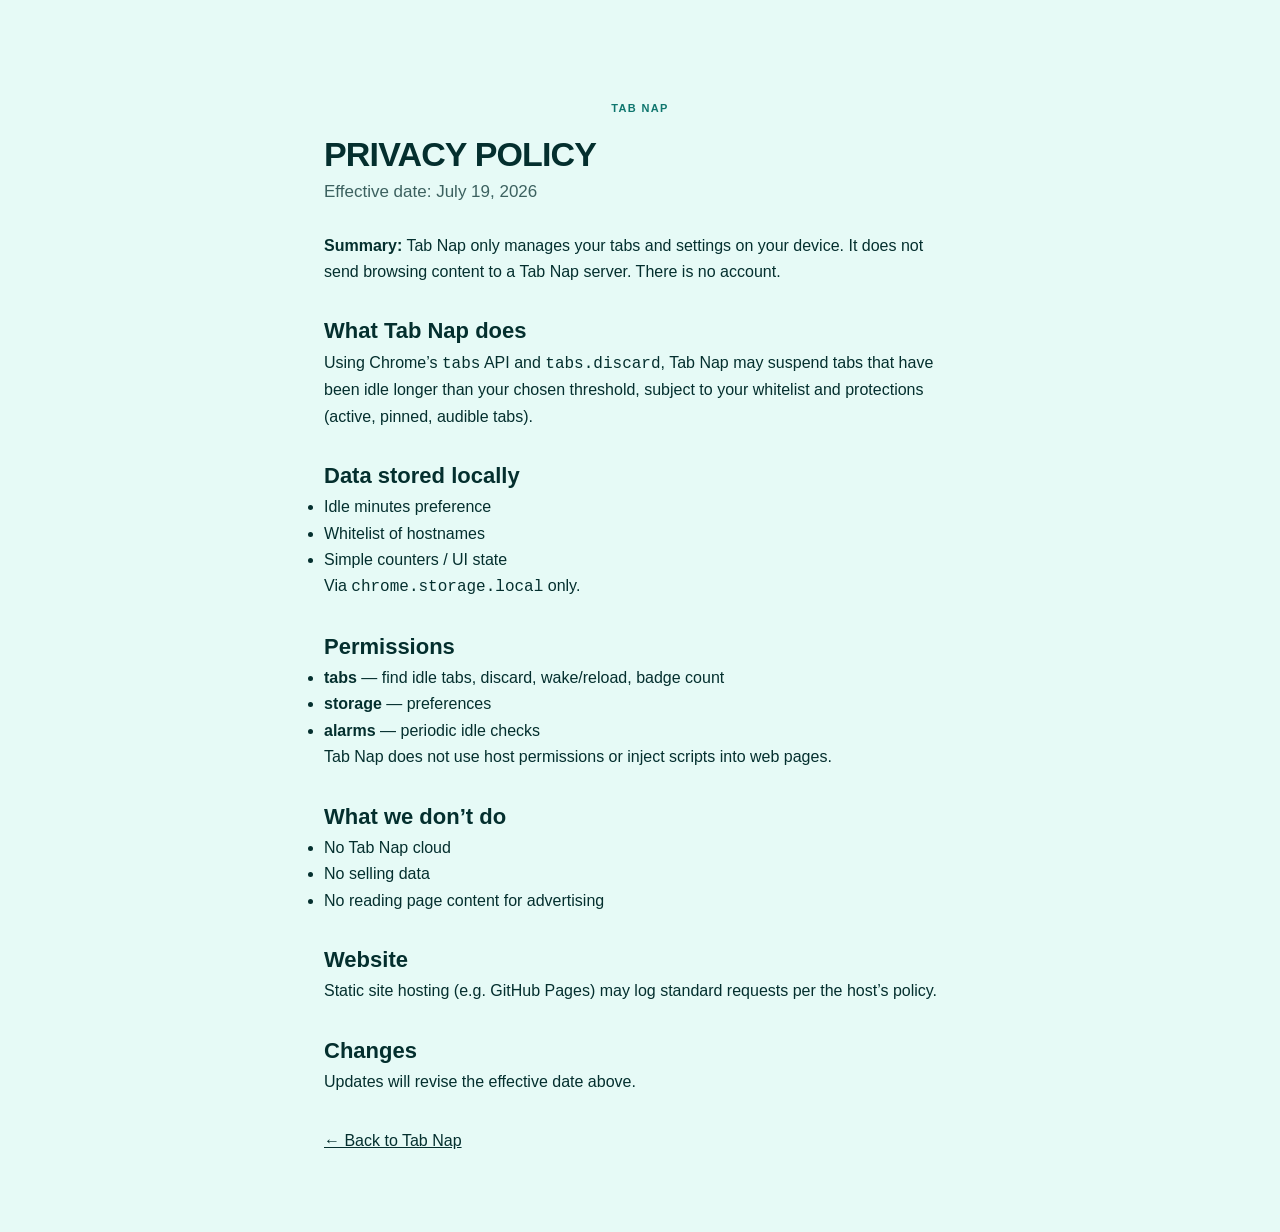
<file: privacy.html>
<!doctype html>
<html lang="en">
<head>
  <meta charset="utf-8">
  <meta name="viewport" content="width=device-width, initial-scale=1">
  <title>Privacy Policy — Tab Nap Tab Suspender</title>
  <meta name="description" content="Tab Nap privacy policy. Great Suspender–style tab suspender using Chrome’s native discard. Settings stay local. No servers, no tracking.">
  <meta name="robots" content="index, follow">
  <link rel="canonical" href="https://ayaanrustagi.github.io/tab-nap/privacy.html">
  <meta name="theme-color" content="#0f766e">
  <link rel="icon" type="image/png" href="favicon-32.png">
  <meta property="og:type" content="article">
  <meta property="og:title" content="Privacy Policy — Tab Nap">
  <meta property="og:description" content="Local-first tab suspender privacy details.">
  <meta property="og:url" content="https://ayaanrustagi.github.io/tab-nap/privacy.html">
  <meta property="og:image" content="https://ayaanrustagi.github.io/tab-nap/og.png">
  <link rel="stylesheet" href="site.css">
</head>
<body>
  <main style="max-width:680px;margin:0 auto;padding:100px 24px 80px">
    <p class="eyebrow" style="color:#0f766e;font-weight:700;letter-spacing:.12em;text-transform:uppercase;font-size:11px">Tab Nap</p>
    <h1 class="display" style="margin:12px 0 8px">Privacy Policy</h1>
    <p style="opacity:.75;margin-bottom:28px">Effective date: July 19, 2026</p>

    <div style="line-height:1.65;font-size:16px">
      <p><strong>Summary:</strong> Tab Nap only manages your tabs and settings on your device. It does not send browsing content to a Tab Nap server. There is no account.</p>

      <h2 style="margin-top:28px;font-size:22px">What Tab Nap does</h2>
      <p>Using Chrome’s <code>tabs</code> API and <code>tabs.discard</code>, Tab Nap may suspend tabs that have been idle longer than your chosen threshold, subject to your whitelist and protections (active, pinned, audible tabs).</p>

      <h2 style="margin-top:28px;font-size:22px">Data stored locally</h2>
      <ul>
        <li>Idle minutes preference</li>
        <li>Whitelist of hostnames</li>
        <li>Simple counters / UI state</li>
      </ul>
      <p>Via <code>chrome.storage.local</code> only.</p>

      <h2 style="margin-top:28px;font-size:22px">Permissions</h2>
      <ul>
        <li><strong>tabs</strong> — find idle tabs, discard, wake/reload, badge count</li>
        <li><strong>storage</strong> — preferences</li>
        <li><strong>alarms</strong> — periodic idle checks</li>
      </ul>
      <p>Tab Nap does not use host permissions or inject scripts into web pages.</p>

      <h2 style="margin-top:28px;font-size:22px">What we don’t do</h2>
      <ul>
        <li>No Tab Nap cloud</li>
        <li>No selling data</li>
        <li>No reading page content for advertising</li>
      </ul>

      <h2 style="margin-top:28px;font-size:22px">Website</h2>
      <p>Static site hosting (e.g. GitHub Pages) may log standard requests per the host’s policy.</p>

      <h2 style="margin-top:28px;font-size:22px">Changes</h2>
      <p>Updates will revise the effective date above.</p>

      <p style="margin-top:32px"><a href="index.html">← Back to Tab Nap</a></p>
    </div>
  </main>
</body>
</html>
</file>
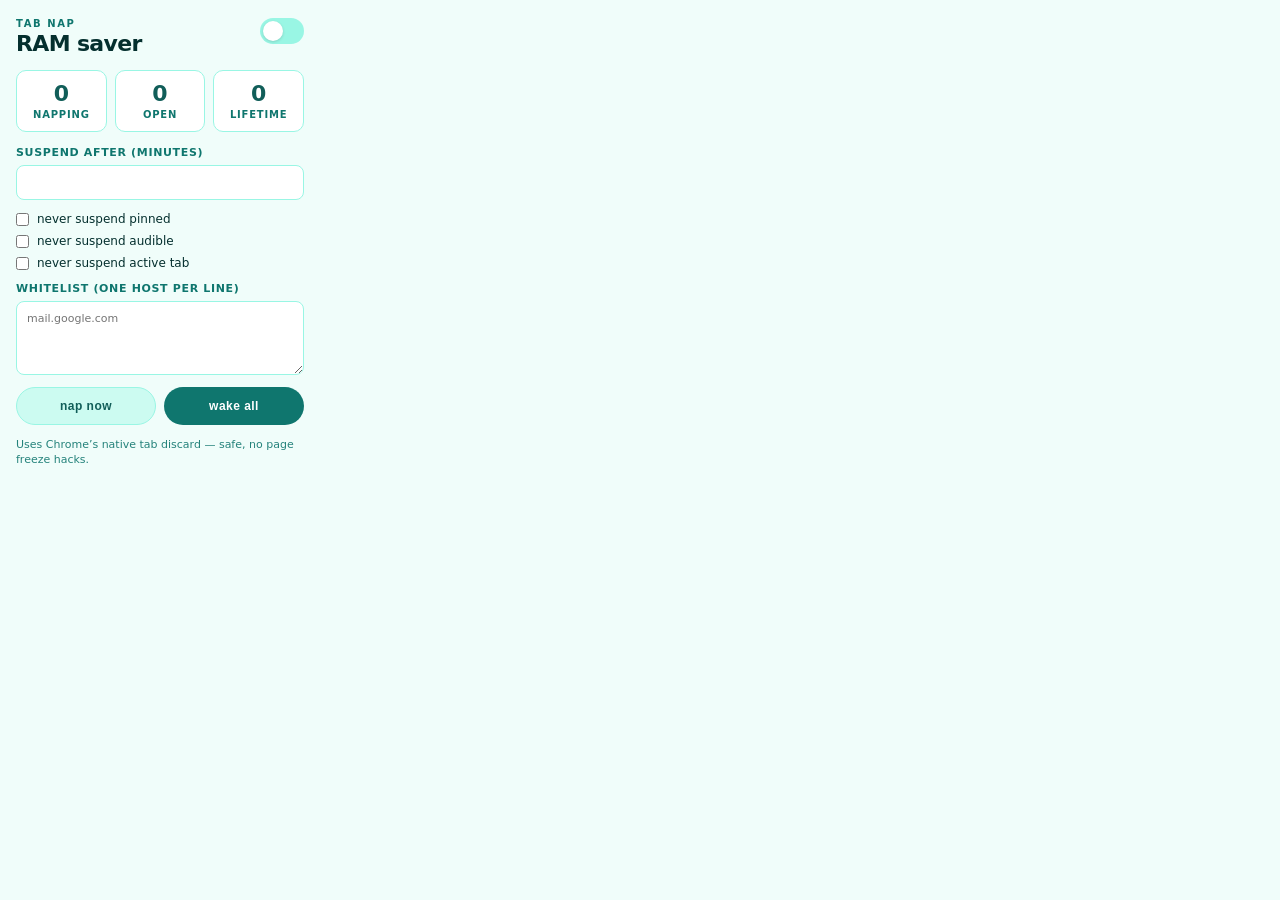
<file: popup/popup.html>
<!DOCTYPE html>
<html lang="en">
<head>
  <meta charset="UTF-8" />
  <meta name="viewport" content="width=device-width, initial-scale=1" />
  <title>Tab Nap</title>
  <link rel="stylesheet" href="popup.css" />
</head>
<body>
  <div class="app">
    <header class="head">
      <div>
        <p class="eyebrow">tab nap</p>
        <h1>RAM saver</h1>
      </div>
      <label class="switch">
        <input type="checkbox" id="enabled" />
        <span class="ui"></span>
      </label>
    </header>

    <div class="stats">
      <div class="stat">
        <span class="n" id="napping">0</span>
        <span class="l">napping</span>
      </div>
      <div class="stat">
        <span class="n" id="open">0</span>
        <span class="l">open</span>
      </div>
      <div class="stat">
        <span class="n" id="lifetime">0</span>
        <span class="l">lifetime</span>
      </div>
    </div>

    <label class="field">
      <span>suspend after (minutes)</span>
      <input type="number" id="idle" min="1" max="240" />
    </label>

    <div class="checks">
      <label><input type="checkbox" id="pinned" /> never suspend pinned</label>
      <label><input type="checkbox" id="audio" /> never suspend audible</label>
      <label><input type="checkbox" id="active" /> never suspend active tab</label>
    </div>

    <label class="field">
      <span>whitelist (one host per line)</span>
      <textarea id="whitelist" rows="4" placeholder="mail.google.com"></textarea>
    </label>

    <div class="row">
      <button type="button" id="suspend-now" class="btn ghost">nap now</button>
      <button type="button" id="wake-all" class="btn solid">wake all</button>
    </div>
    <p class="hint">Uses Chrome’s native tab discard — safe, no page freeze hacks.</p>
  </div>
  <script src="popup.js"></script>
</body>
</html>
</file>
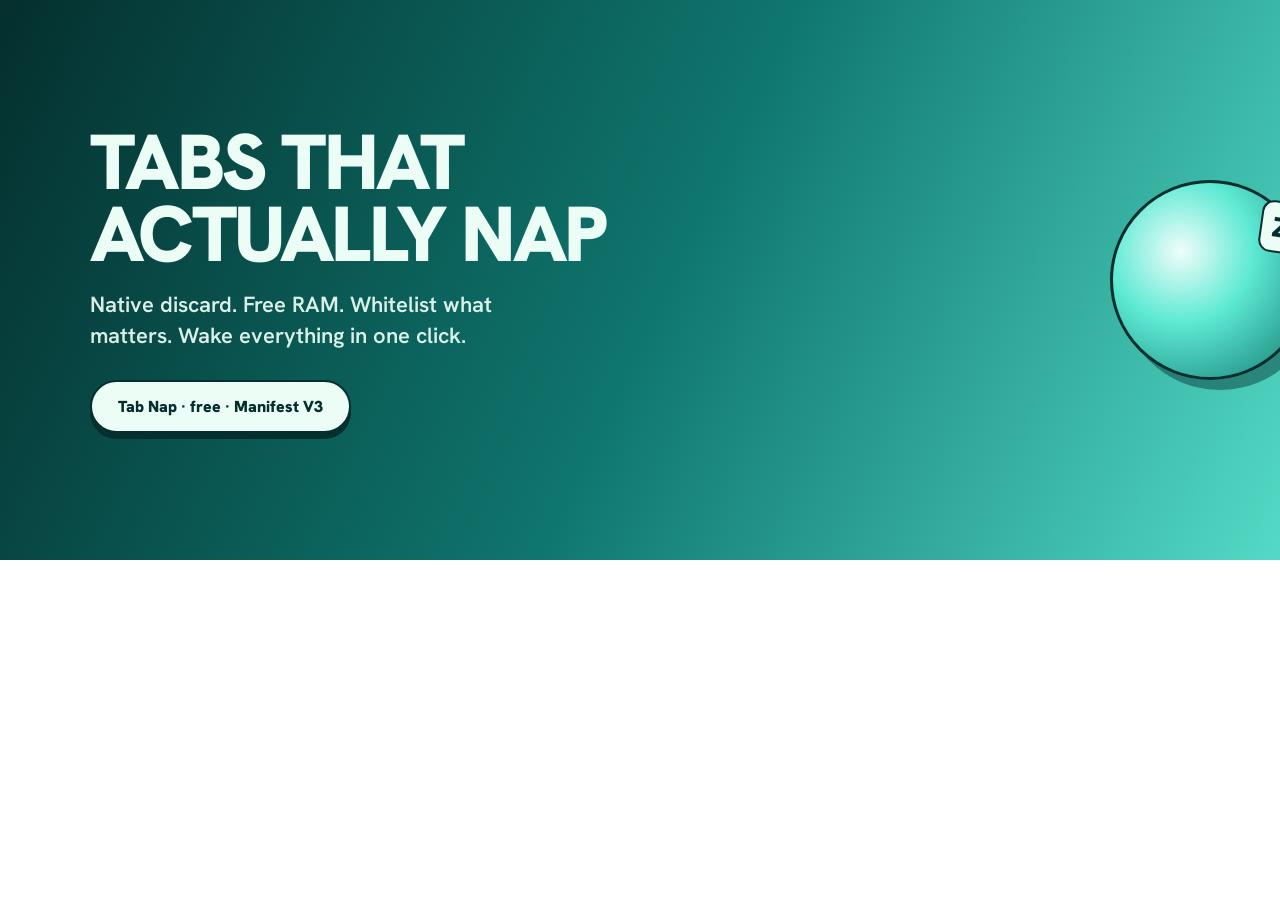
<file: store-assets/src/promo-marquee.html>
<!doctype html>
<html><head><meta charset="utf-8">
<link href="https://fonts.googleapis.com/css2?family=Hanken+Grotesk:wght@700;800;900&display=swap" rel="stylesheet">
<style>
  *{margin:0;padding:0;box-sizing:border-box}
  body{width:1400px;height:560px;overflow:hidden;font-family:"Hanken Grotesk",system-ui,sans-serif}
  .wrap{width:1400px;height:560px;background:linear-gradient(115deg,#042f2e 0%,#0f766e 48%,#5eead4 100%);
    display:flex;align-items:center;justify-content:space-between;padding:0 90px;color:#ecfdf5}
  h1{font-size:78px;font-weight:900;letter-spacing:-.035em;line-height:.92;text-transform:uppercase;max-width:700px}
  p{margin-top:20px;font-size:22px;font-weight:600;max-width:480px;line-height:1.4;opacity:.92}
  .pill{display:inline-flex;margin-top:28px;background:#ecfdf5;color:#042f2e;border:2px solid #042f2e;
    border-radius:999px;padding:14px 26px;font-weight:900;font-size:16px;box-shadow:0 6px 0 #042f2e}
  .moon{width:200px;height:200px;border-radius:50%;background:radial-gradient(circle at 35% 35%,#f0fdfa,#5eead4 40%,#0f766e);
    border:3px solid #042f2e;box-shadow:10px 10px 0 rgba(4,47,46,.45);position:relative}
  .moon:after{content:"Zzz";position:absolute;right:-20px;top:20px;font-weight:900;font-size:28px;color:#042f2e;
    background:#ecfdf5;border:2px solid #042f2e;border-radius:12px;padding:6px 10px;transform:rotate(8deg)}
</style></head>
<body>
<div class="wrap">
  <div>
    <h1>Tabs that<br>actually nap</h1>
    <p>Native discard. Free RAM. Whitelist what matters. Wake everything in one click.</p>
    <div class="pill">Tab Nap · free · Manifest V3</div>
  </div>
  <div class="moon"></div>
</div>
</body></html>
</file>
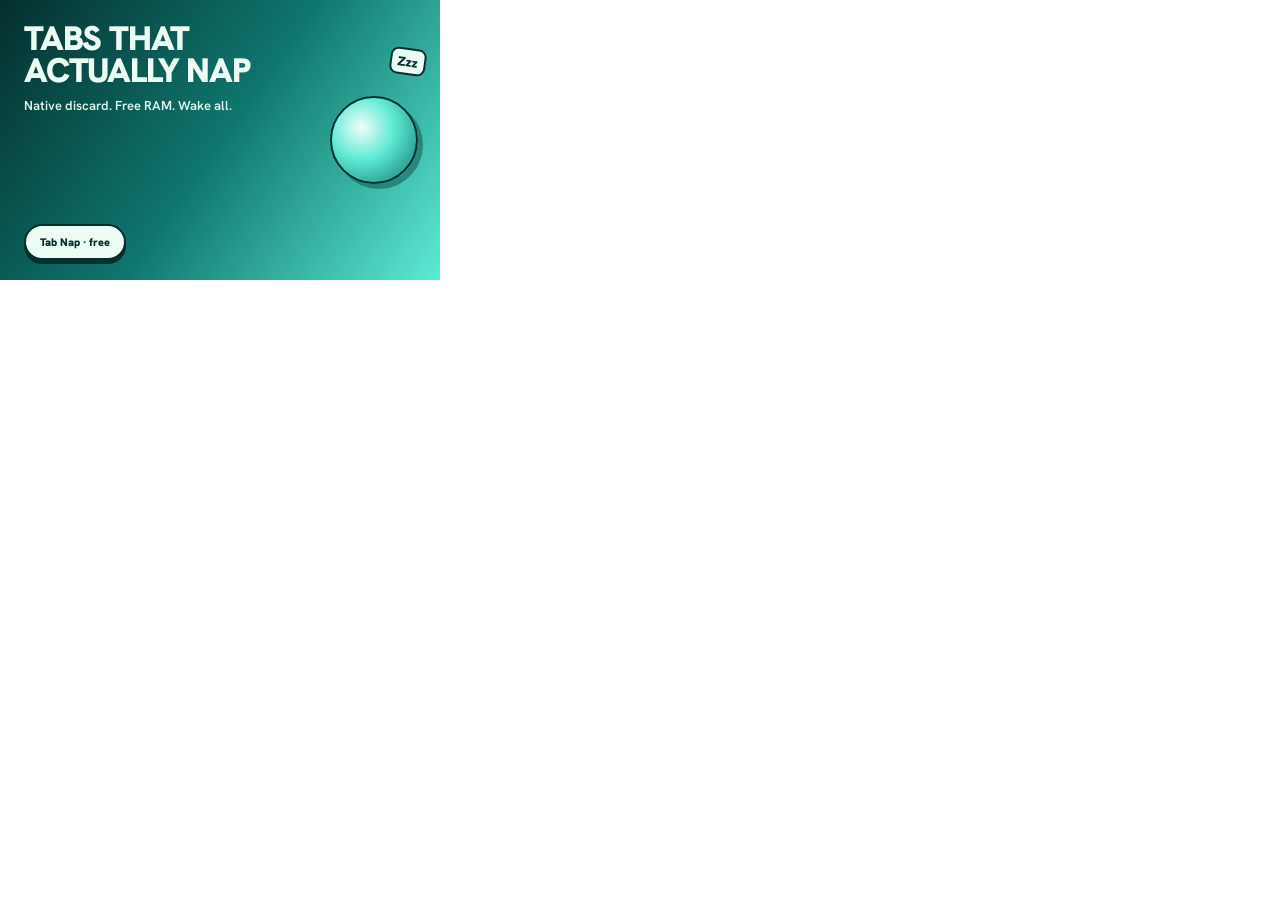
<file: store-assets/src/promo-small.html>
<!doctype html>
<html><head><meta charset="utf-8">
<link href="https://fonts.googleapis.com/css2?family=Hanken+Grotesk:wght@700;800;900&display=swap" rel="stylesheet">
<style>
  *{margin:0;padding:0;box-sizing:border-box}
  html,body{width:440px;height:280px;overflow:hidden;font-family:"Hanken Grotesk",system-ui,sans-serif}
  .wrap{
    width:440px;height:280px;
    background:linear-gradient(125deg,#042f2e 0%,#0f766e 50%,#5eead4 100%);
    padding:22px 20px 20px 24px;color:#ecfdf5;
    display:flex;flex-direction:column;position:relative;
  }
  h1{
    font-size:34px;font-weight:900;letter-spacing:-.035em;line-height:.95;
    text-transform:uppercase;max-width:250px;
  }
  p{margin-top:10px;font-size:13px;font-weight:600;line-height:1.35;max-width:210px;opacity:.95}
  .pill{
    margin-top:auto;align-self:flex-start;background:#ecfdf5;color:#042f2e;
    border:2px solid #042f2e;border-radius:999px;padding:9px 14px;
    font-weight:900;font-size:11px;box-shadow:0 4px 0 #042f2e;
  }
  .moon{
    position:absolute;right:22px;top:50%;transform:translateY(-50%);
    width:88px;height:88px;border-radius:50%;
    background:radial-gradient(circle at 35% 35%,#f0fdfa,#5eead4 42%,#0f766e);
    border:2.5px solid #042f2e;box-shadow:5px 5px 0 rgba(4,47,46,.4);
  }
  .zzz{
    position:absolute;right:14px;top:48px;font-weight:900;font-size:13px;color:#042f2e;
    background:#ecfdf5;border:2px solid #042f2e;border-radius:8px;padding:3px 6px;
    transform:rotate(8deg);
  }
</style></head>
<body>
<div class="wrap">
  <h1>Tabs that<br>actually nap</h1>
  <p>Native discard. Free RAM. Wake all.</p>
  <div class="pill">Tab Nap · free</div>
  <div class="moon"></div>
  <div class="zzz">Zzz</div>
</div>
</body></html>
</file>
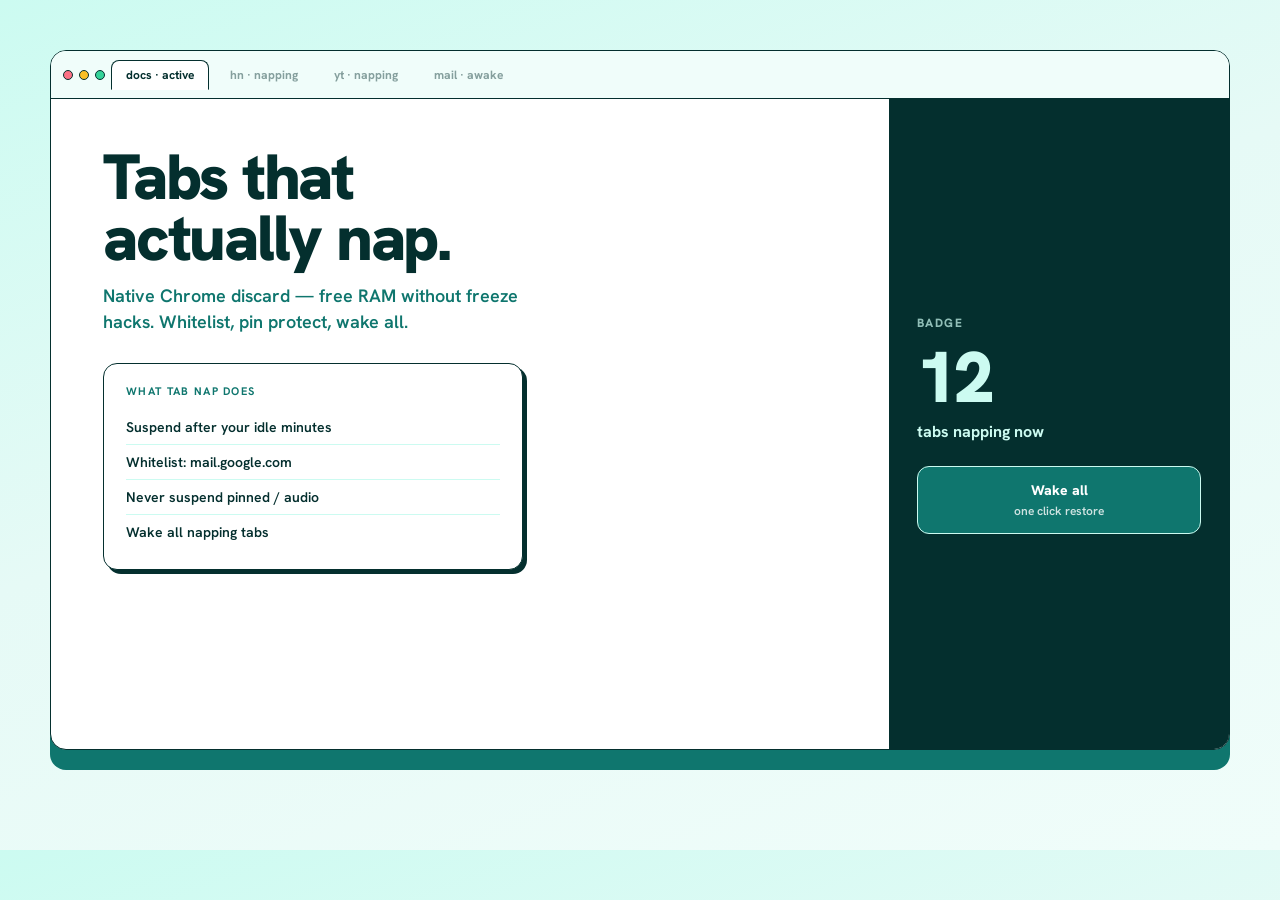
<file: store-assets/src/screenshot-1.html>
<!doctype html>
<html><head><meta charset="utf-8">
<link href="https://fonts.googleapis.com/css2?family=Hanken+Grotesk:wght@500;600;700;800;900&display=swap" rel="stylesheet">
<style>
  *{margin:0;padding:0;box-sizing:border-box}
  body{width:1280px;height:800px;overflow:hidden;font-family:"Hanken Grotesk",system-ui,sans-serif;
    background:linear-gradient(160deg,#ccfbf1 0%,#e6faf6 45%,#f0fdfa 100%);color:#042f2e}
  .chrome{width:1180px;height:700px;margin:50px auto;background:#fff;border:1.5px solid #042f2e;
    border-radius:16px;box-shadow:0 20px 0 0 #0f766e;overflow:hidden;display:grid;grid-template-rows:48px 1fr}
  .tabs{background:#f0fdfa;border-bottom:1.5px solid #042f2e;display:flex;align-items:center;gap:6px;padding:0 12px}
  .dot{width:10px;height:10px;border-radius:50%;border:1px solid #042f2e}
  .dot.r{background:#fb7185}.dot.y{background:#fbbf24}.dot.g{background:#34d399}
  .tab{padding:6px 14px;border-radius:8px 8px 0 0;font-size:12px;font-weight:700;border:1px solid transparent}
  .tab.on{background:#fff;border-color:#042f2e;border-bottom-color:#fff}
  .tab.sleep{opacity:.45}
  .body{display:grid;grid-template-columns:1fr 340px}
  .main{padding:48px 52px}
  h1{font-size:64px;font-weight:900;letter-spacing:-.035em;line-height:.95;margin-bottom:14px}
  .sub{font-size:18px;font-weight:600;color:#0f766e;margin-bottom:28px;max-width:440px;line-height:1.45}
  .features{background:#fff;border:1.5px solid #042f2e;border-radius:14px;padding:20px 22px;
    box-shadow:4px 4px 0 #042f2e;max-width:420px}
  .features h3{font-size:11px;letter-spacing:.12em;text-transform:uppercase;color:#0f766e;margin-bottom:12px}
  .features li{list-style:none;padding:8px 0;border-top:1px solid #ccfbf1;font-weight:600;font-size:14px}
  .features li:first-of-type{border-top:0}
  .side{background:#042f2e;color:#ccfbf1;padding:36px 28px;display:flex;flex-direction:column;justify-content:center}
  .badge{font-size:12px;font-weight:800;letter-spacing:.12em;text-transform:uppercase;opacity:.7;margin-bottom:10px}
  .count{font-size:72px;font-weight:900;letter-spacing:-.04em;line-height:1;margin-bottom:8px}
  .label{font-size:16px;font-weight:700;margin-bottom:24px}
  .btn{background:#0f766e;color:#fff;border:1.5px solid #ccfbf1;border-radius:12px;padding:14px 18px;
    font-weight:800;font-size:14px;text-align:center}
  .btn span{display:block;font-weight:600;font-size:12px;opacity:.8;margin-top:4px}
</style></head>
<body>
<div class="chrome">
  <div class="tabs">
    <span class="dot r"></span><span class="dot y"></span><span class="dot g"></span>
    <span class="tab on">docs · active</span>
    <span class="tab sleep">hn · napping</span>
    <span class="tab sleep">yt · napping</span>
    <span class="tab sleep">mail · awake</span>
  </div>
  <div class="body">
    <div class="main">
      <h1>Tabs that<br>actually nap.</h1>
      <p class="sub">Native Chrome discard — free RAM without freeze hacks. Whitelist, pin protect, wake all.</p>
      <div class="features">
        <h3>What Tab Nap does</h3>
        <li>Suspend after your idle minutes</li>
        <li>Whitelist: mail.google.com</li>
        <li>Never suspend pinned / audio</li>
        <li>Wake all napping tabs</li>
      </div>
    </div>
    <div class="side">
      <div class="badge">Badge</div>
      <div class="count">12</div>
      <div class="label">tabs napping now</div>
      <div class="btn">Wake all<span>one click restore</span></div>
    </div>
  </div>
</div>
</body></html>
</file>
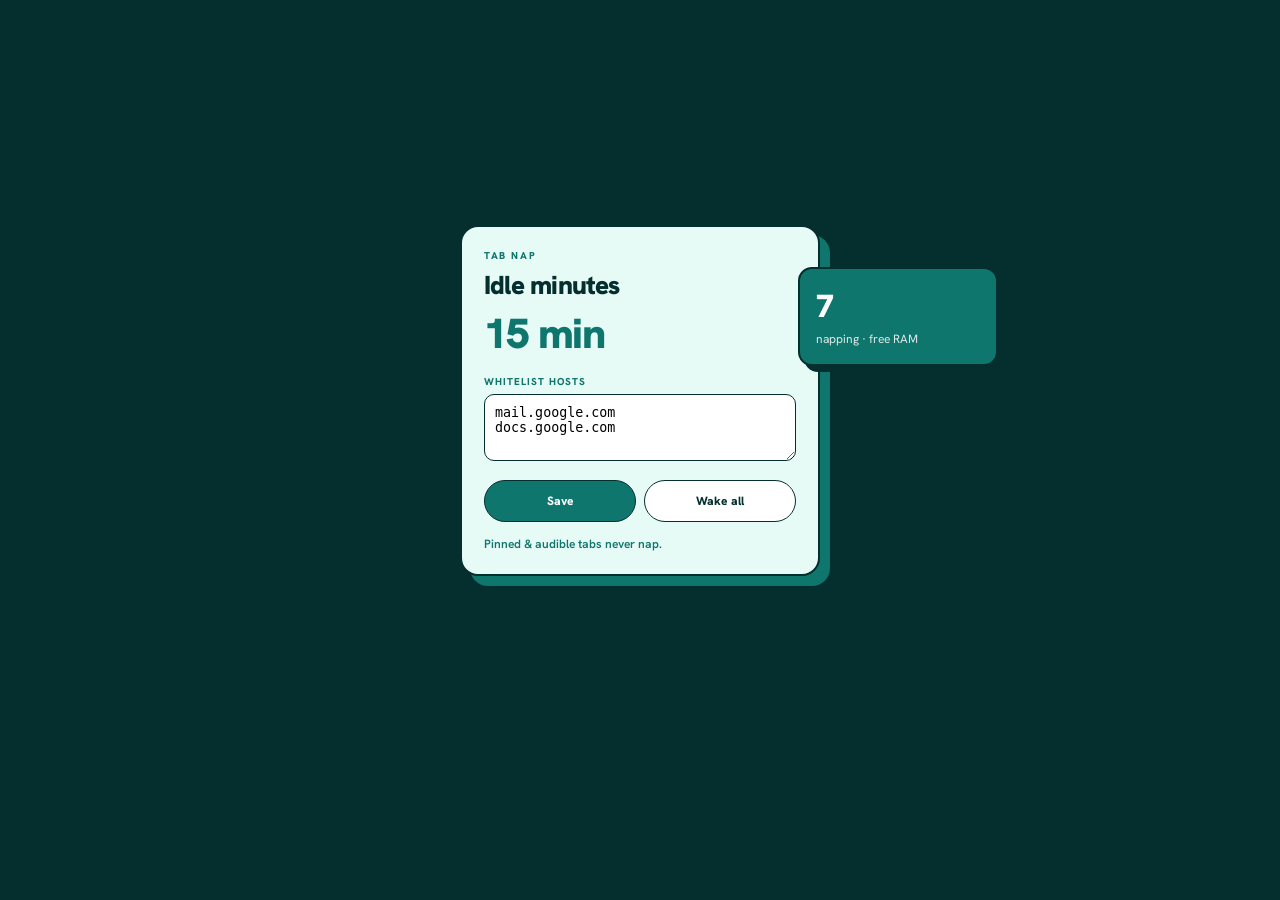
<file: store-assets/src/screenshot-2.html>
<!doctype html>
<html><head><meta charset="utf-8">
<link href="https://fonts.googleapis.com/css2?family=Hanken+Grotesk:wght@600;700;800;900&display=swap" rel="stylesheet">
<style>
  *{margin:0;padding:0;box-sizing:border-box}
  body{width:1280px;height:800px;overflow:hidden;font-family:"Hanken Grotesk",system-ui,sans-serif;
    background:#042f2e;color:#ecfdf5;display:flex;align-items:center;justify-content:center}
  .popup{width:360px;background:#e6faf6;color:#042f2e;border:2px solid #042f2e;border-radius:18px;
    box-shadow:10px 10px 0 #0f766e;padding:22px;position:relative}
  .eyebrow{font-size:10px;font-weight:800;letter-spacing:.16em;text-transform:uppercase;color:#0f766e}
  h1{font-size:26px;font-weight:900;letter-spacing:-.03em;margin:6px 0 4px}
  .timer{font-size:42px;font-weight:900;color:#0f766e;letter-spacing:-.04em;margin-bottom:14px}
  .field{margin-bottom:12px}
  .field label{display:block;font-size:10px;font-weight:800;letter-spacing:.1em;text-transform:uppercase;
    color:#0f766e;margin-bottom:6px}
  .field input,.field textarea{width:100%;border:1.5px solid #042f2e;border-radius:10px;padding:10px;
    font:600 13px/1.3 inherit;background:#fff}
  .row{display:grid;grid-template-columns:1fr 1fr;gap:8px;margin:14px 0}
  .btn{border:1.5px solid #042f2e;border-radius:999px;padding:12px;font-weight:800;font-size:12px;text-align:center}
  .btn.p{background:#0f766e;color:#fff}
  .btn.g{background:#fff}
  .meta{font-size:12px;font-weight:600;color:#0f766e}
  .float{position:absolute;right:-180px;top:40px;width:200px;background:#0f766e;color:#fff;
    border:2px solid #042f2e;border-radius:14px;padding:16px;box-shadow:6px 6px 0 #042f2e}
  .float b{display:block;font-size:32px;font-weight:900}
  .float span{font-size:12px;opacity:.85}
</style></head>
<body>
  <div class="popup">
    <div class="eyebrow">tab nap</div>
    <h1>Idle minutes</h1>
    <div class="timer">15 min</div>
    <div class="field">
      <label>Whitelist hosts</label>
      <textarea rows="3">mail.google.com
docs.google.com</textarea>
    </div>
    <div class="row">
      <div class="btn p">Save</div>
      <div class="btn g">Wake all</div>
    </div>
    <div class="meta">Pinned &amp; audible tabs never nap.</div>
    <div class="float"><b>7</b><span>napping · free RAM</span></div>
  </div>
</body></html>
</file>
<file: site.css>
/* ============================================================
   Clean Reader — Wero-style editorial system, blue-dominant
   Reference anatomy: flat teal paper, centered sticky logo pill,
   bottom dock pill nav, corner pills, top progress bar, hard
   offset shadows (0 6px 0 ink), 1.5px ink borders, giant 900-wt
   uppercase display type at 0.86 line-height.
   ============================================================ */

:root {
  --ink: #042f2e;
  --paper: #e6faf6;            /* flat light-blue section bg (their flat yellow) */
  --blue: #0f766e;             /* electric primary */
  --blue-deep: #115e59;
  --sky: #5eead4;
  --ice: #ccfbf1;
  --mint: #2dd4bf;             /* secondary accent, used sparingly */
  --hl: #99f6e4;               /* highlight box behind key phrases */
  --white: #ffffff;

  --grad-hero: #e6faf6;              /* flat — no gradient */
  --grad-card-a: #ffffff;
  --grad-card-b: #ccfbf1;
  --grad-card-c: #0f766e;

  --border: 1.5px solid var(--ink);
  --shadow-hard: 0 6px 0 0 var(--ink);
  --shadow-hard-sm: 0 4px 0 0 var(--ink);
  --radius-pill: 44px;
  --radius-card: 20px;

  --font-display: "Hanken Grotesk", "Arial Black", sans-serif;
  --font-body: "Hanken Grotesk", -apple-system, sans-serif;
}

* { box-sizing: border-box; margin: 0; padding: 0; }

html { scroll-behavior: auto; }
html.lenis, html.lenis body { height: auto; }
.lenis.lenis-smooth { scroll-behavior: auto !important; }

body {
  background: var(--paper);
  color: var(--ink);
  font-family: var(--font-body);
  font-size: 17px;
  line-height: 1.6;
  overflow-x: hidden;
}

img, svg { max-width: 100%; }
a { color: inherit; }

/* ---------- type helpers ---------- */
.display {
  font-family: var(--font-display);
  font-weight: 900;
  text-transform: uppercase;
  line-height: 0.88;
  letter-spacing: -0.025em;
}

.eyebrow {
  font-size: 16px;
  font-weight: 600;
  text-align: center;
  margin-bottom: 22px;
}

/* ---------- scroll progress bar ---------- */
.progress {
  position: fixed;
  top: 0; left: 0;
  width: 100%;
  height: 6px;
  z-index: 300;
  pointer-events: none;
}
.progress__bar {
  height: 100%;
  background: var(--ink);
  transform-origin: 0 50%;
  transform: scaleX(0);
}

/* ---------- topbar: centered sticky logo pill ---------- */
.topbar {
  position: fixed;
  top: 14px; left: 0;
  width: 100%;
  display: flex;
  justify-content: center;
  z-index: 200;
  pointer-events: none;
}
.logo-pill {
  pointer-events: auto;
  display: inline-flex;
  align-items: center;
  gap: 10px;
  padding: 10px 22px;
  border-radius: var(--radius-pill);
  font-family: var(--font-display);
  font-weight: 900;
  font-size: 22px;
  letter-spacing: -0.02em;
  text-decoration: none;
  color: var(--ink);
  border: 1.5px solid transparent;
  transition: background 0.25s, border-color 0.25s, box-shadow 0.25s;
}
.logo-pill svg { width: 26px; height: 26px; display: block; }
.topbar.is-stuck .logo-pill {
  background: var(--ice);
  border: var(--border);
  box-shadow: var(--shadow-hard-sm);
}

/* ---------- bottom dock nav ---------- */
.dock {
  position: fixed;
  bottom: 18px;
  left: 50%;
  transform: translateX(-50%);
  z-index: 200;
  display: flex;
  gap: 6px;
  align-items: center;
  background: var(--white);
  border: var(--border);
  border-radius: var(--radius-pill);
  box-shadow: var(--shadow-hard);
  padding: 8px 12px;
  white-space: nowrap;
}
.dock a {
  text-decoration: none;
  font-weight: 600;
  font-size: 15px;
  padding: 8px 14px;
  border-radius: 30px;
  color: var(--ink);
}
.dock a.is-active { text-decoration: underline; text-underline-offset: 4px; text-decoration-thickness: 2px; }
.dock a:hover { background: var(--ice); }

/* ---------- corner pills ---------- */
.corner {
  position: fixed;
  bottom: 22px;
  z-index: 199;
  display: inline-flex;
  align-items: center;
  gap: 10px;
  background: var(--ice);
  border: var(--border);
  border-radius: var(--radius-pill);
  box-shadow: var(--shadow-hard-sm);
  padding: 10px 10px 10px 20px;
  font-weight: 700;
  font-size: 15px;
  text-decoration: none;
  color: var(--ink);
}
.corner--left { left: 26px; }
.corner--right { right: 26px; padding: 10px; }

/* small circular arrow button used inside pills */
.circle-btn {
  width: 34px; height: 34px;
  border-radius: 50%;
  background: var(--white);
  border: var(--border);
  display: inline-flex;
  align-items: center;
  justify-content: center;
  flex: 0 0 auto;
}
.circle-btn svg { width: 14px; height: 14px; display: block; }

/* ============================================================
   HERO
   ============================================================ */
/* flat paper behind hero + statement */
.grad-canvas { background: var(--paper); }

.hero {
  position: relative;
  min-height: 100vh;
  background: transparent;
  display: flex;
  align-items: center;
  justify-content: center;
  overflow: hidden;
  padding: 90px 20px 120px;
}

.hero-title {
  position: relative;
  z-index: 5;
  text-align: center;
  font-family: var(--font-display);
  font-weight: 900;
  text-transform: uppercase;
  letter-spacing: -0.028em;
  line-height: 0.86;
  font-size: clamp(60px, 13vw, 200px);
  color: var(--ink);
}
.hero-title .line {
  display: block;
  overflow: hidden;
}
.hero-title .line > span {
  display: block;
  will-change: transform;
}

/* rotated circular badge, top right */
.badge {
  position: absolute;
  z-index: 6;
  top: 12vh;
  right: 8vw;
  width: 132px;
  height: 132px;
  border-radius: 50%;
  background: var(--mint);
  border: var(--border);
  display: flex;
  flex-direction: column;
  align-items: center;
  justify-content: center;
  gap: 6px;
  text-decoration: none;
  color: var(--ink);
  font-family: var(--font-display);
  font-weight: 900;
  text-transform: uppercase;
  font-size: 16px;
  line-height: 1.02;
  text-align: center;
  transform: rotate(9deg);
}
.badge .circle-btn { width: 28px; height: 28px; }

/* decorative hands rising from bottom */
.hand {
  position: absolute;
  bottom: -4vh;
  z-index: 4;
  width: clamp(180px, 26vw, 420px);
  pointer-events: none;
}
.hand--l { left: 2vw; }
.hand--r { right: 2vw; }

/* scroll pill bottom center of hero */
.scroll-pill {
  position: absolute;
  z-index: 6;
  bottom: 92px;
  left: 50%;
  transform: translateX(-50%);
  display: inline-flex;
  align-items: center;
  gap: 12px;
  background: var(--white);
  border: var(--border);
  border-radius: var(--radius-pill);
  box-shadow: var(--shadow-hard-sm);
  padding: 10px 10px 10px 22px;
  font-weight: 600;
  font-size: 15px;
  text-decoration: none;
  color: var(--ink);
  white-space: nowrap;
}
.scroll-pill .circle-btn { background: var(--ice); }

/* ============================================================
   STATEMENT — scrubbed word-by-word reveal + paper plane
   ============================================================ */
.statement {
  position: relative;
  background: transparent;
  padding: 16vh 6vw 20vh;
  overflow: hidden;
}
.statement__text {
  max-width: 1200px;
  margin: 0 auto;
  text-align: center;
  font-size: clamp(38px, 6.4vw, 96px);
}
.statement__text .w {
  display: inline-block;
  opacity: 0.14;
  margin-right: 0.22em;
}
.statement__sticker {
  display: inline-flex;
  vertical-align: middle;
  width: 0.9em; height: 0.9em;
  border-radius: 22%;
  background: var(--mint);
  border: var(--border);
  align-items: center;
  justify-content: center;
  transform: rotate(-7deg);
  margin-right: 0.22em;
}
.statement__sticker svg { width: 58%; height: 58%; }
.statement__plane {
  position: absolute;
  width: clamp(90px, 10vw, 170px);
  left: 8vw;
  bottom: 12vh;
  z-index: 3;
  pointer-events: none;
}
.statement__tag {
  position: absolute;
  left: 6vw;
  bottom: 5vh;
  display: inline-flex;
  align-items: center;
  gap: 12px;
  font-weight: 600;
  font-size: 16px;
}

/* ============================================================
   STATEMENT BLOCK — flat panel (no concentric circles)
   ============================================================ */
.statement-block {
  position: relative;
  min-height: auto;
  background: var(--paper);
  border-top: var(--border);
  border-bottom: var(--border);
  display: flex;
  align-items: center;
  justify-content: center;
  padding: 14vh 6vw;
}
.statement-block__inner {
  max-width: 900px;
  text-align: center;
}
.mono-label {
  font-size: 14px;
  font-weight: 700;
  letter-spacing: 0.06em;
  color: var(--blue);
  margin-bottom: 20px;
}
.statement-block__title {
  font-size: clamp(36px, 5.5vw, 72px);
  margin-bottom: 22px;
  max-width: 16ch;
  margin-left: auto;
  margin-right: auto;
}
.statement-block__copy {
  max-width: 520px;
  margin: 0 auto;
  font-size: 18px;
  color: var(--ink);
  opacity: 0.85;
  line-height: 1.5;
}

/* ============================================================
   CARDS — sticky left heading + tilted stacked cards
   ============================================================ */
.cards {
  position: relative;
  background: var(--paper);
  padding: 14vh 6vw 16vh;
  display: grid;
  grid-template-columns: minmax(280px, 1fr) minmax(320px, 1.25fr);
  gap: 5vw;
}
.cards__head { position: relative; }
.cards__head-inner { position: sticky; top: 24vh; }
.cards__head h2 { font-size: clamp(40px, 5vw, 84px); }
.cards__stack { display: flex; flex-direction: column; gap: 7vh; }

.card {
  position: relative;
  border: var(--border);
  border-radius: var(--radius-card);
  box-shadow: var(--shadow-hard);
  padding: 34px 34px 38px;
  color: var(--ink);
  will-change: transform;
}
.card--a { background: var(--grad-card-a); }
.card--b { background: var(--grad-card-b); }
.card--c { background: var(--grad-card-c); color: var(--white); }
.card--c .card__num { color: var(--ink); }
.card--d { background: var(--white); }

.card__num {
  position: absolute;
  top: -22px; left: -22px;
  width: 52px; height: 52px;
  border-radius: 50%;
  background: var(--white);
  border: var(--border);
  display: flex;
  align-items: center;
  justify-content: center;
  font-family: var(--font-display);
  font-weight: 900;
  font-size: 20px;
  color: var(--ink);
}
.card__icon { display: block; width: 60px; height: 60px; margin-bottom: 20px; }
.card__icon svg { width: 100%; height: 100%; display: block; }
.card h3 {
  font-family: var(--font-display);
  font-weight: 900;
  text-transform: uppercase;
  font-size: clamp(24px, 2.4vw, 34px);
  line-height: 1.02;
  letter-spacing: -0.02em;
  margin-bottom: 14px;
}
.card p { font-size: 16.5px; }

/* ============================================================
   HOW — numbered steps (horizontal cards, clean layout)
   ============================================================ */
.how {
  background: var(--paper);
  padding: 12vh 6vw 14vh;
}
.how h2 {
  text-align: center;
  font-size: clamp(36px, 5vw, 72px);
  max-width: 1000px;
  margin: 0 auto 7vh;
}
.how__steps {
  max-width: 1080px;
  margin: 0 auto;
  display: grid;
  grid-template-columns: repeat(3, 1fr);
  gap: 22px;
  align-items: stretch;
}
.step {
  display: flex;
  flex-direction: column;
  gap: 16px;
  align-items: flex-start;
  background: var(--white);
  border: var(--border);
  border-radius: var(--radius-card);
  box-shadow: var(--shadow-hard);
  padding: 28px 26px 30px;
  min-height: 200px;
}
.step__num {
  flex: 0 0 auto;
  width: 48px;
  height: 48px;
  border-radius: 50%;
  background: var(--blue);
  color: var(--white);
  display: flex;
  align-items: center;
  justify-content: center;
  font-family: var(--font-display);
  font-weight: 900;
  font-size: 20px;
  line-height: 1;
}
.step__body {
  display: flex;
  flex-direction: column;
  gap: 10px;
  width: 100%;
}
.step__title {
  font-family: var(--font-display);
  font-weight: 900;
  text-transform: uppercase;
  font-size: clamp(18px, 1.8vw, 22px);
  line-height: 1.15;
  letter-spacing: -0.02em;
  color: var(--ink);
  /* keep title on few clean lines — no mid-word crush */
  hyphens: none;
  word-break: normal;
}
.step p {
  font-size: 16px;
  line-height: 1.45;
  color: var(--ink);
  opacity: 0.78;
  font-weight: 500;
  text-transform: none;
  letter-spacing: 0;
}
.kbd {
  font-family: ui-monospace, Menlo, monospace;
  background: var(--ice);
  border: 1px solid var(--ink);
  border-radius: 6px;
  padding: 1px 8px;
  font-size: 0.88em;
}

/* ============================================================
   FAQ — giant highlighted question + details
   ============================================================ */
.faq { background: var(--paper); padding: 16vh 6vw; position: relative; }
.faq__bigq {
  text-align: center;
  font-size: clamp(38px, 6vw, 92px);
  max-width: 1150px;
  margin: 0 auto 10vh;
}
.faq__bigq .hl {
  position: relative;
  display: inline-block;
  padding: 0 0.12em;
  z-index: 1;
}
.faq__bigq .hl::before {
  content: "";
  position: absolute;
  inset: 0.04em -0.06em;
  background: var(--hl);
  z-index: -1;
  transform: scaleX(0);
  transform-origin: 0 50%;
  transition: transform 0.7s cubic-bezier(0.22, 1, 0.36, 1);
}
.faq__bigq .hl.is-on::before { transform: scaleX(1); }
.faq h2 { text-align: center; font-size: clamp(30px, 3.6vw, 54px); margin-bottom: 6vh; }
.faq__list { max-width: 820px; margin: 0 auto; }
.faq__list details {
  background: var(--white);
  border: var(--border);
  border-radius: var(--radius-card);
  box-shadow: var(--shadow-hard-sm);
  margin-bottom: 18px;
  padding: 6px 26px;
}
.faq__list summary {
  cursor: pointer;
  font-weight: 700;
  font-size: 18px;
  padding: 18px 0;
  list-style: none;
  display: flex;
  justify-content: space-between;
  align-items: center;
  gap: 16px;
}
.faq__list summary::-webkit-details-marker { display: none; }
.faq__list summary .circle-btn { transition: transform 0.25s; }
.faq__list details[open] summary .circle-btn { transform: rotate(45deg); }
.faq__list details p { padding: 0 0 22px; color: #3c3c46; }

/* ============================================================
   INSTALL
   ============================================================ */
.install { background: var(--paper); padding: 16vh 6vw 20vh; text-align: center; }
.install h2 { font-size: clamp(40px, 6vw, 96px); margin-bottom: 30px; }
.install > p { max-width: 520px; margin: 0 auto 36px; }
.btn-big {
  display: inline-flex;
  align-items: center;
  gap: 14px;
  background: var(--blue);
  color: var(--white);
  border: var(--border);
  border-radius: var(--radius-pill);
  box-shadow: var(--shadow-hard);
  padding: 20px 20px 20px 34px;
  font-family: var(--font-display);
  font-weight: 900;
  text-transform: uppercase;
  font-size: 20px;
  letter-spacing: -0.01em;
  text-decoration: none;
  transition: transform 0.15s, box-shadow 0.15s;
}
.btn-big:hover { transform: translateY(3px); box-shadow: 0 3px 0 0 var(--ink); }
.btn-big .circle-btn { width: 44px; height: 44px; }
.btn-big.is-pending {
  background: var(--ice);
  color: var(--ink);
  opacity: 0.75;
  cursor: not-allowed;
}
.btn-big.is-pending:hover { transform: none; box-shadow: var(--shadow-hard); }
.btn-big.is-pending .circle-btn { background: var(--white); }

.install__note { font-size: 14px; color: #4a4a55; margin-top: 22px; }

.status-pill {
  display: inline-flex;
  align-items: center;
  gap: 10px;
  margin-top: 22px;
  padding: 9px 18px;
  border: var(--border);
  border-radius: var(--radius-pill);
  background: var(--white);
  font-size: 14px;
  font-weight: 600;
  color: var(--ink);
}
.status-pill__dot {
  width: 9px;
  height: 9px;
  border-radius: 50%;
  background: #f5a623;
  flex: 0 0 auto;
  animation: status-pulse 1.8s ease-in-out infinite;
}
@keyframes status-pulse {
  0%, 100% { opacity: 1; box-shadow: 0 0 0 0 rgba(245, 166, 35, 0.45); }
  50% { opacity: 0.7; box-shadow: 0 0 0 5px rgba(245, 166, 35, 0); }
}
@media (prefers-reduced-motion: reduce) {
  .status-pill__dot { animation: none; }
}

/* ============================================================
   FOOTER — bento cards + massive wordmark
   ============================================================ */
.site-footer { background: var(--paper); padding: 8vh 3vw 130px; }
.bento {
  display: grid;
  grid-template-columns: repeat(4, 1fr);
  gap: 16px;
  margin-bottom: 8vh;
}
.bento a {
  text-decoration: none;
  color: var(--ink);
  border: var(--border);
  border-radius: var(--radius-card);
  padding: 26px;
  min-height: 150px;
  display: flex;
  flex-direction: column;
  justify-content: space-between;
  font-family: var(--font-display);
  font-weight: 900;
  text-transform: uppercase;
  font-size: clamp(17px, 1.6vw, 24px);
  letter-spacing: -0.01em;
  background: var(--white);
  transition: transform 0.18s;
}
.bento a:hover { transform: translateY(-4px); }
.bento a.tile--grad-a { background: var(--grad-card-a); }
.bento a.tile--grad-b { background: var(--grad-card-b); }
.bento a.tile--grad-c { background: var(--grad-card-c); color: var(--white); }
.bento .circle-btn { align-self: flex-end; }

.wordmark {
  font-family: var(--font-display);
  font-weight: 900;
  text-transform: lowercase;
  letter-spacing: -0.045em;
  line-height: 0.8;
  font-size: clamp(64px, 12vw, 225px);
  text-align: center;
  white-space: nowrap;
  overflow: hidden;
}
.footer-legal {
  text-align: center;
  font-size: 14px;
  font-style: italic;
  margin-top: 26px;
  color: #4a4a55;
}
.footer-legal a { color: inherit; }

/* ============================================================
   INNER PAGES (about / guides / privacy / terms)
   ============================================================ */
.page-hero {
  background: var(--paper);
  padding: 22vh 6vw 12vh;
  text-align: center;
}
.page-hero .eyebrow { margin-bottom: 14px; }
.page-hero h1.display, .page-hero .display { font-size: clamp(44px, 8vw, 130px); }
.page-hero .lede { max-width: 640px; margin: 22px auto 0; font-size: 19px; }

.prose { padding: 10vh 6vw 14vh; background: var(--paper); }
.prose .wrap--narrow, .wrap--narrow { max-width: 780px; margin: 0 auto; }
.prose h2 {
  font-family: var(--font-display);
  font-weight: 900;
  text-transform: uppercase;
  letter-spacing: -0.02em;
  line-height: 1;
  font-size: clamp(26px, 3.2vw, 44px);
  margin: 52px 0 18px;
}
.prose h2:first-child { margin-top: 0; }
.prose p { margin-bottom: 16px; }
.prose ul, .prose ol { margin: 0 0 18px 24px; }
.prose li { margin-bottom: 8px; }
.prose a { color: var(--blue); font-weight: 600; }
.prose code {
  font-family: ui-monospace, Menlo, monospace;
  background: var(--ice);
  border: 1px solid var(--ink);
  border-radius: 5px;
  padding: 1px 7px;
  font-size: 0.88em;
}
.prose .btn-big { margin-top: 8px; }

/* legacy helper names still used by inner pages */
.reveal { opacity: 1; }
.hero-line, .hero-fade { display: block; }
.wrap { max-width: 1200px; margin: 0 auto; }

/* ============================================================
   RESPONSIVE
   ============================================================ */
@media (max-width: 900px) {
  .cards { grid-template-columns: 1fr; }
  .cards__head-inner { position: static; margin-bottom: 6vh; }
  .bento { grid-template-columns: repeat(2, 1fr); }
  .hand { width: 34vw; bottom: -2vh; }
  .badge { width: 104px; height: 104px; font-size: 13px; top: 10vh; right: 5vw; }
}
@media (max-width: 640px) {
  .corner { display: none; }
  .dock { max-width: 94vw; overflow-x: auto; }
  .dock a { padding: 8px 10px; font-size: 14px; }
  .scroll-pill { bottom: 84px; font-size: 13px; }
  .how__steps { grid-template-columns: 1fr; max-width: 480px; }
  .step { min-height: 0; }
  .statement__plane { display: none; }
}

/* ============================================================
   REDUCED MOTION
   ============================================================ */
@media (prefers-reduced-motion: reduce) {
  .statement-block__inner { opacity: 1; transform: none; }
  .statement__text .w { opacity: 1; }
  .faq__bigq .hl::before { transform: scaleX(1); }
}
</file>
<file: popup/popup.css>
:root {
  --ink: #042f2e;
  --teal: #0f766e;
  --teal-deep: #115e59;
  --mint: #ccfbf1;
  --paper: #f0fdfa;
  --line: #99f6e4;
  --muted: #5eead4;
  --white: #fff;
}

* { box-sizing: border-box; margin: 0; padding: 0; }
body {
  width: 320px;
  font-family: "Segoe UI", system-ui, sans-serif;
  background: var(--paper);
  color: var(--ink);
  font-size: 13px;
}
.app { padding: 18px 16px 16px; }
.eyebrow {
  font-size: 10px;
  font-weight: 700;
  letter-spacing: 0.16em;
  text-transform: uppercase;
  color: var(--teal);
}
h1 {
  font-size: 22px;
  font-weight: 700;
  letter-spacing: -0.03em;
  margin-top: 2px;
}
.head {
  display: flex;
  justify-content: space-between;
  align-items: flex-start;
  margin-bottom: 14px;
}
.stats {
  display: grid;
  grid-template-columns: 1fr 1fr 1fr;
  gap: 8px;
  margin-bottom: 14px;
}
.stat {
  background: var(--white);
  border: 1px solid var(--line);
  border-radius: 10px;
  padding: 10px 8px;
  text-align: center;
}
.stat .n {
  display: block;
  font-size: 22px;
  font-weight: 700;
  color: var(--teal-deep);
  font-variant-numeric: tabular-nums;
}
.stat .l {
  font-size: 10px;
  text-transform: uppercase;
  letter-spacing: 0.08em;
  color: var(--teal);
  font-weight: 600;
}
.field {
  display: flex;
  flex-direction: column;
  gap: 6px;
  margin-bottom: 12px;
  font-size: 11px;
  font-weight: 600;
  letter-spacing: 0.06em;
  text-transform: uppercase;
  color: var(--teal);
}
.field input, .field textarea {
  font: inherit;
  text-transform: none;
  letter-spacing: 0;
  font-weight: 500;
  color: var(--ink);
  border: 1px solid var(--line);
  border-radius: 8px;
  padding: 10px;
  background: var(--white);
  resize: vertical;
}
.checks {
  display: flex;
  flex-direction: column;
  gap: 8px;
  margin-bottom: 12px;
  font-size: 12px;
}
.checks label {
  display: flex;
  align-items: center;
  gap: 8px;
  cursor: pointer;
}
.row { display: grid; grid-template-columns: 1fr 1fr; gap: 8px; }
.btn {
  border: none;
  border-radius: 999px;
  padding: 11px 12px;
  font-weight: 700;
  font-size: 12px;
  letter-spacing: 0.04em;
  text-transform: lowercase;
  cursor: pointer;
}
.btn.solid { background: var(--teal); color: white; }
.btn.solid:hover { background: var(--teal-deep); }
.btn.ghost {
  background: var(--mint);
  color: var(--teal-deep);
  border: 1px solid var(--line);
}
.hint {
  margin-top: 12px;
  font-size: 11px;
  color: var(--teal);
  line-height: 1.4;
  opacity: 0.9;
}
.switch {
  position: relative;
  width: 44px;
  height: 26px;
  cursor: pointer;
}
.switch input { opacity: 0; width: 0; height: 0; }
.switch .ui {
  position: absolute;
  inset: 0;
  background: #99f6e4;
  border-radius: 999px;
  transition: 0.15s;
}
.switch .ui::after {
  content: "";
  position: absolute;
  width: 20px;
  height: 20px;
  left: 3px;
  top: 3px;
  background: white;
  border-radius: 50%;
  transition: 0.15s;
  box-shadow: 0 1px 3px rgba(0,0,0,0.15);
}
.switch input:checked + .ui { background: var(--teal); }
.switch input:checked + .ui::after { transform: translateX(18px); }
</file>
